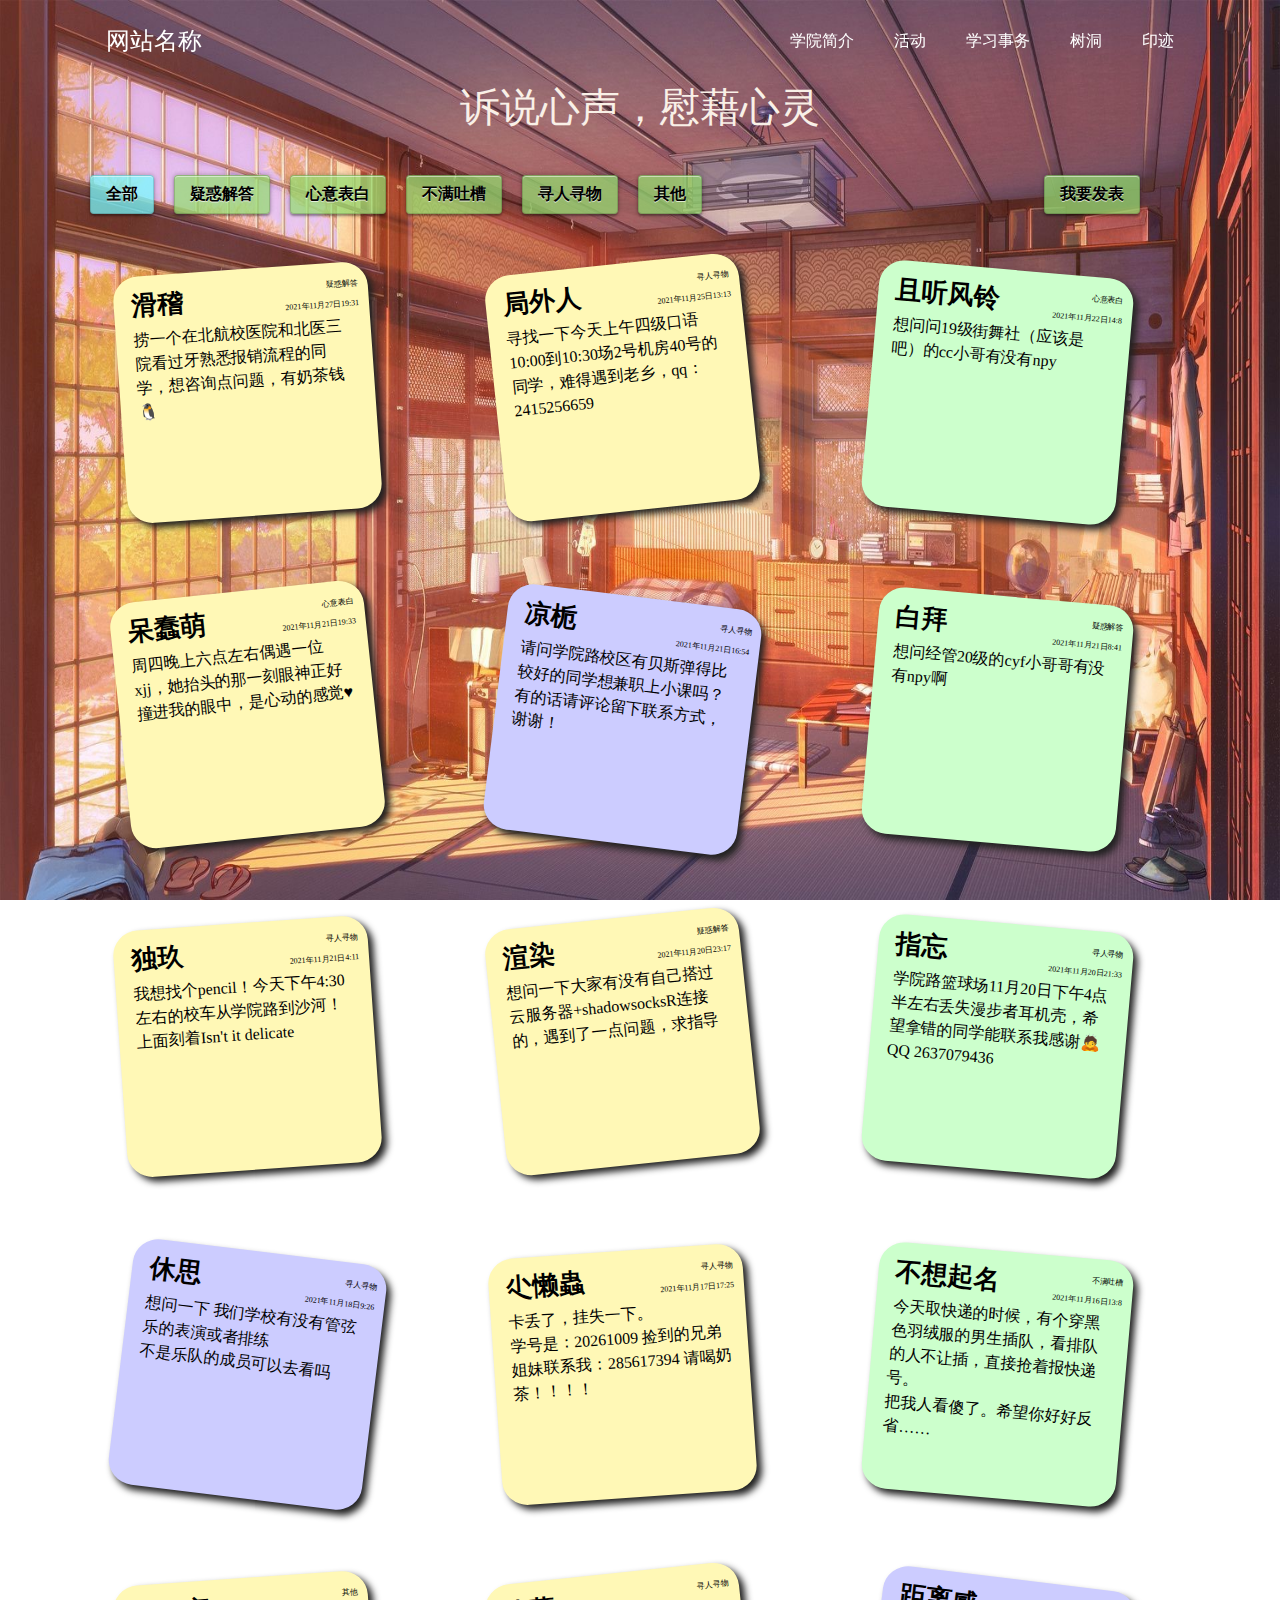
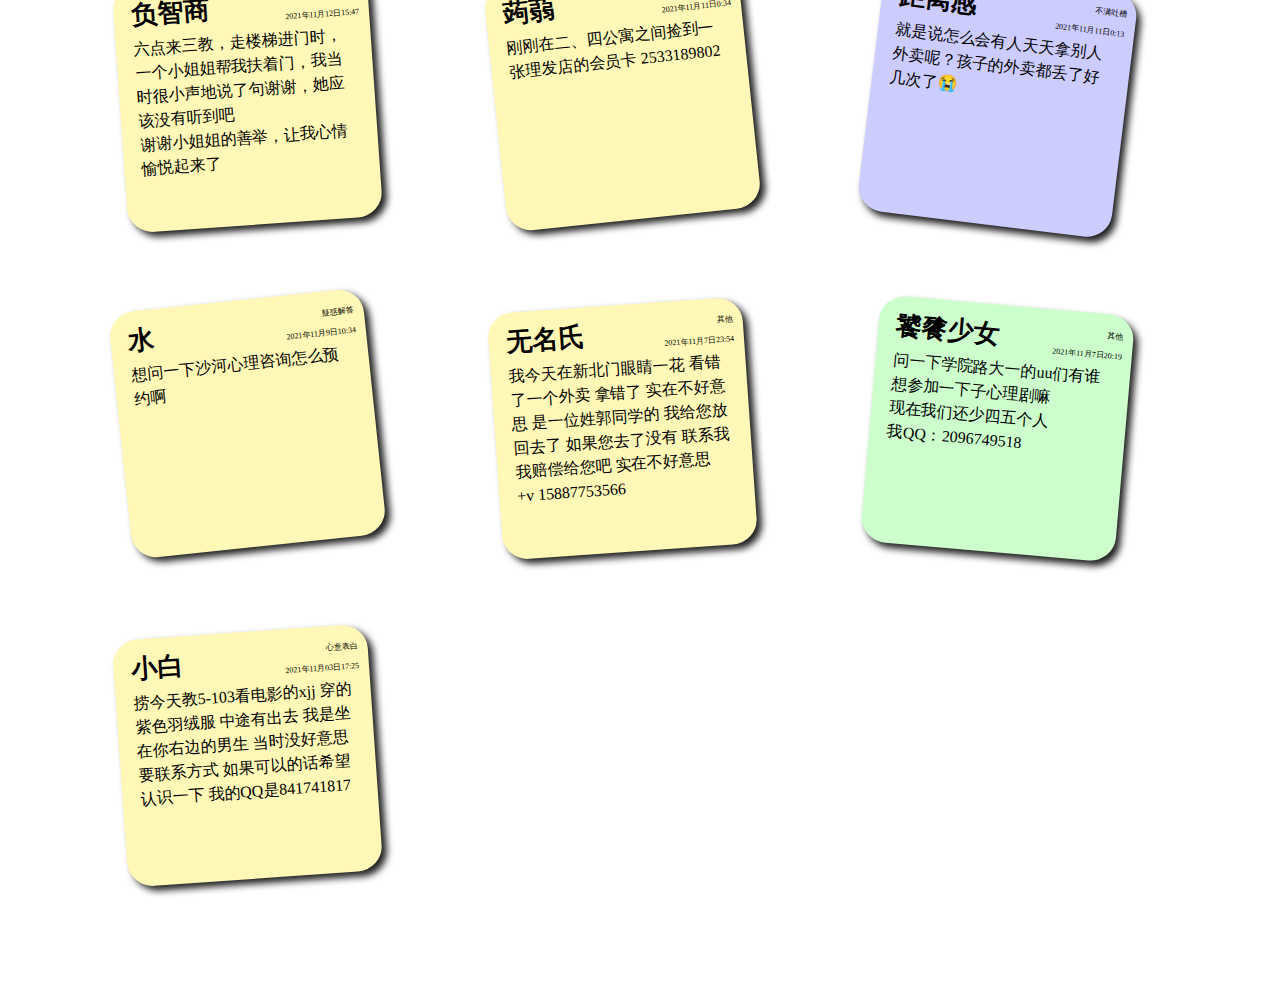
<file: index.html>
<!DOCTYPE html>
<head>
	<meta charset="UTF-8">
	<title>树洞-首页</title>
	<link href="pictures/title.ico" type="image/x-icon" rel="shortcut icon" />
	<link rel="stylesheet" type="text/css" href="CSS/主要.css">
	<script src="JavaScript/主要.js"></script>
</head>
<body background="pictures/背景.jpg" style=" background-repeat:no-repeat ;background-size:100% 100%;background-attachment: fixed;">
	<nav onselectstart="return false;">
		<div class="wal">
			<a href=""  id="nav_left">网站名称</a>
			<ul>
				<li><a href="">学院简介</a></li>
				<li><a href="">活动</a></li>
				<li><a href="">学习事务</a></li>
				<li><a href="">树洞</a></li>
				<li id="nav_right"><a href="">印迹</a></li>
			</ul>
		</div>
	</nav>
	<div class="content" id="main">
		<div id="title" onselectstart="return false;">
			<h1>诉说心声，慰藉心灵</h1>
		</div>
		<div id="class">
			<ul>
				<li class="now" id="left" webClass = "全部"><a href="全部.html">全部</a></li>
				<li webClass = "疑惑解答"><a href="HTML/疑惑解答.html">疑惑解答</a></li>
				<li webClass = "心意表白"><a href="HTML/心意表白.html">心意表白</a></li>
				<li webClass = "不满吐槽"><a href="HTML/不满吐槽.html">不满吐槽</a></li>
				<li webClass = "寻人寻物"><a href="HTML/寻人寻物.html">寻人寻物</a></li>
				<li webClass = "其他"><a href="HTML/其他.html">其他</a></li>
				<li id="publish">我要发表</li>
			</ul>
		</div>
		<!-- 发表窗口 -->
		<div id="light" class="pop_win">
			<div id="new_top">
				<h2>你的心事</h2>
            	<div class="close">×</div>
			</div>
			<div id="div1">
            	<span>昵称：</span>
            	<input type="text" id="nickname" placeholder="长度应不超过四个字符" maxlength="4">
            </div>
            <div id="div2">
            	<span>类型：</span>
            		<select id="themes">
            			<option value="choice">请选择要发表的类型</option>
            			<option value="puzzle">疑惑解答</option>
            			<option value="love">心意表白</option>
            			<option value="dissatisfied">不满吐槽</option>
            			<option value="find">寻人寻物</option>
            			<option value="else">其他</option>
            		</select>
            	</div>
            <div id="div3">
            	<span>内容：</span>
            	<textarea placeholder="诉说你的心事" id="content"></textarea>
            </div>
            <div id="div4">
            	<span id="submit">发表</span>
            	<span class="close">关闭</span>
            </div>
        </div>
        <div id="fade" class="black_overlay"></div>
        <!-- 提示框添加位置 -->
        <div id="message"></div>
        <div id="success"></div>
		<div id="contain">
			<ul id="contain_ul">
				<li>
					<a href="具体.html">
						<h2>小白</h2>
						<span id="con_class">心意表白</span>
						<span id="time">2021年11月03日17:25</span>
						<p>捞今天教5-103看电影的xjj 穿的紫色羽绒服 中途有出去 我是坐在你右边的男生 当时没好意思要联系方式 如果可以的话希望认识一下 我的QQ是841741817</p>
					</a>
				</li>
			</ul>
		</div>
	</div>

</body>
</html>
</file>
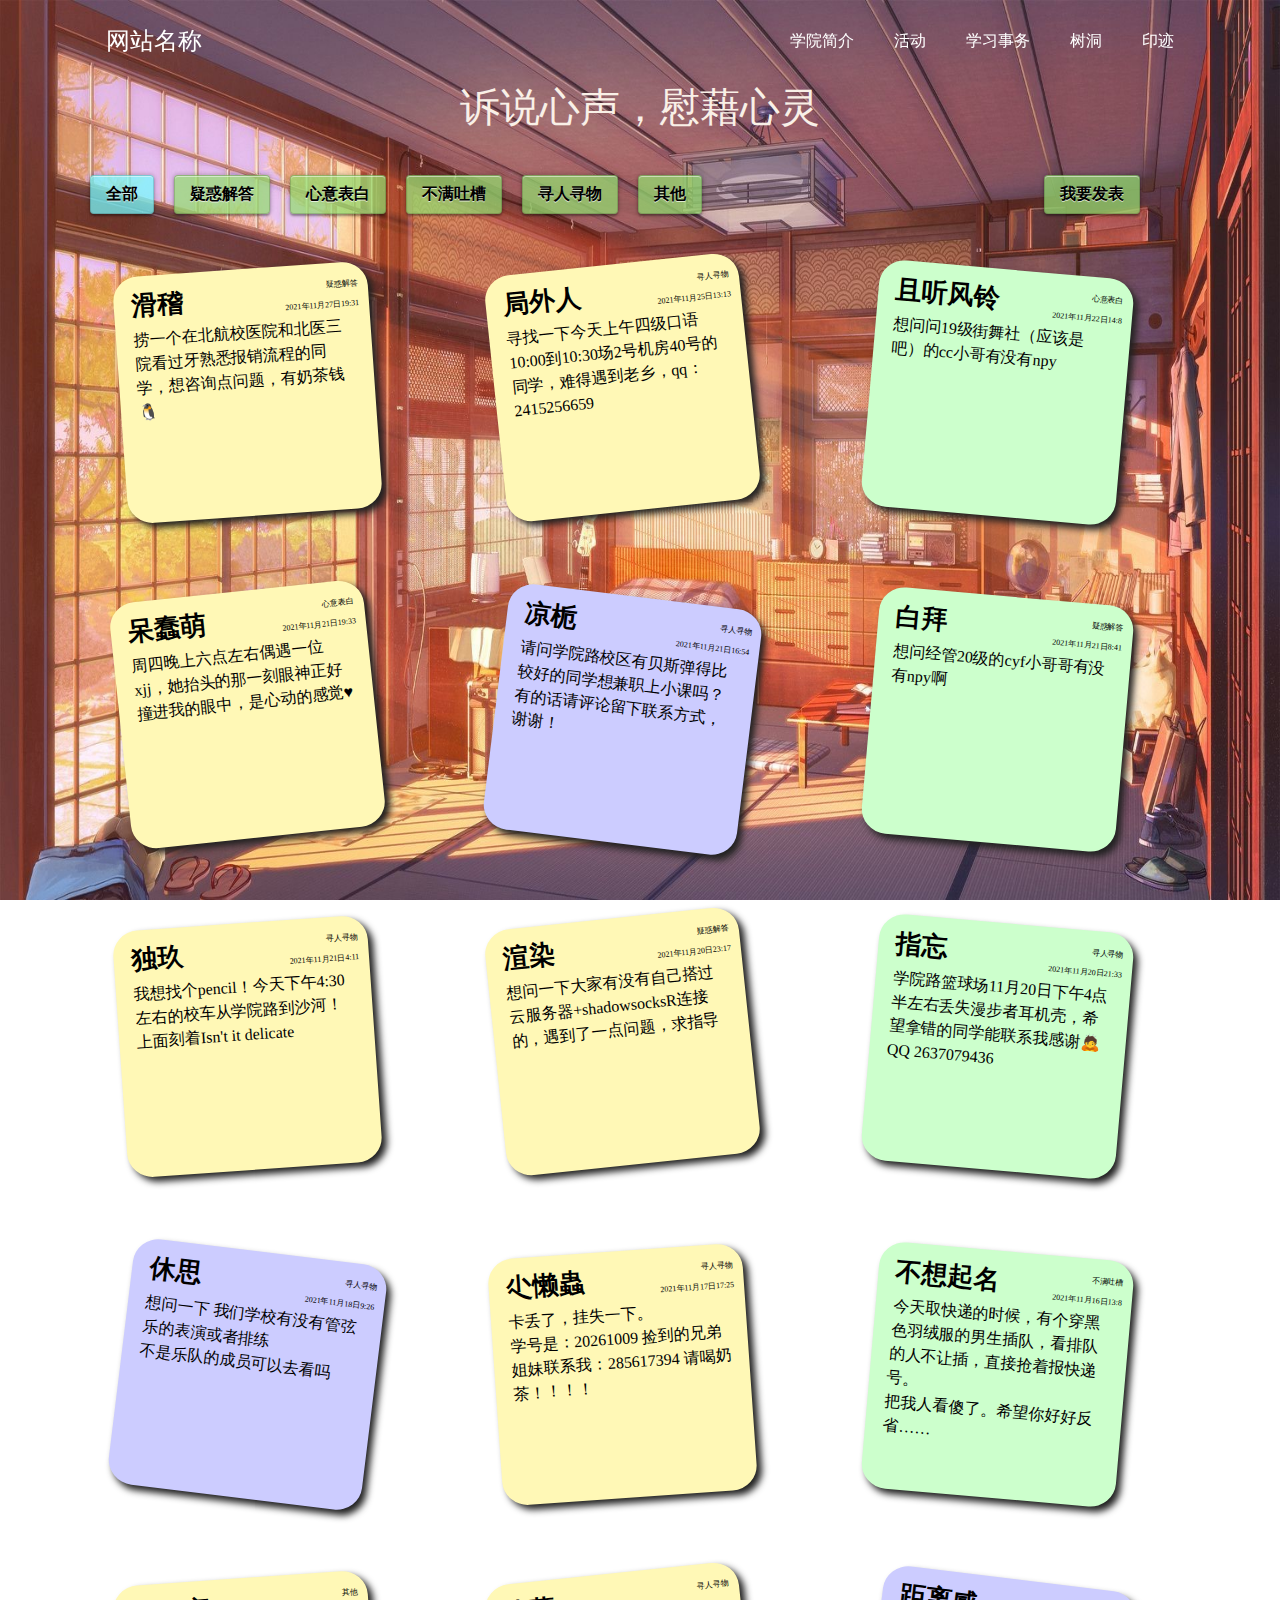
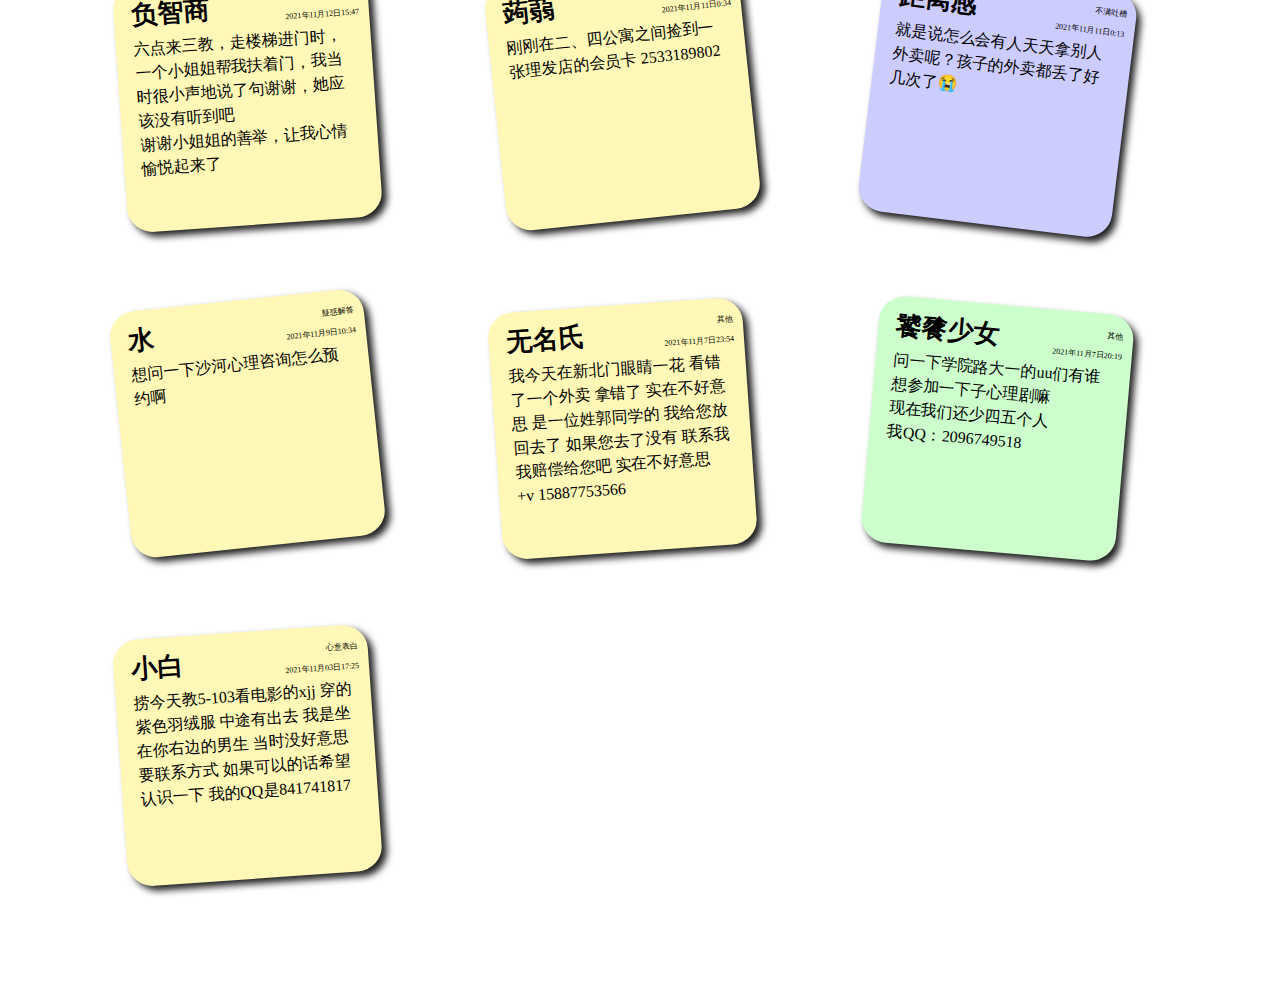
<file: HTML/全部.html>
<!DOCTYPE html>
<head>
	<meta charset="UTF-8">
	<title>树洞-首页</title>
	<link href="../pictures/title.ico" type="image/x-icon" rel="shortcut icon" />
	<link rel="stylesheet" type="text/css" href="../CSS/主要.css">
	<script src="../JavaScript/主要.js"></script>
</head>
<body background="../pictures/背景.jpg" style=" background-repeat:no-repeat ;background-size:100% 100%;background-attachment: fixed;">
	<nav onselectstart="return false;">
		<div class="wal">
			<a href=""  id="nav_left">网站名称</a>
			<ul>
				<li><a href="">学院简介</a></li>
				<li><a href="">活动</a></li>
				<li><a href="">学习事务</a></li>
				<li><a href="">树洞</a></li>
				<li id="nav_right"><a href="">印迹</a></li>
			</ul>
		</div>
	</nav>
	<div class="content" id="main">
		<div id="title" onselectstart="return false;">
			<h1>诉说心声，慰藉心灵</h1>
		</div>
		<div id="class">
			<ul>
				<li class="now" id="left" webClass = "全部"><a href="全部.html">全部</a></li>
				<li webClass = "疑惑解答"><a href="疑惑解答.html">疑惑解答</a></li>
				<li webClass = "心意表白"><a href="心意表白.html">心意表白</a></li>
				<li webClass = "不满吐槽"><a href="不满吐槽.html">不满吐槽</a></li>
				<li webClass = "寻人寻物"><a href="寻人寻物.html">寻人寻物</a></li>
				<li webClass = "其他"><a href="其他.html">其他</a></li>
				<li id="publish">我要发表</li>
			</ul>
		</div>
		<!-- 发表窗口 -->
		<div id="light" class="pop_win">
			<div id="new_top">
				<h2>你的心事</h2>
            	<div class="close">×</div>
			</div>
			<div id="div1">
            	<span>昵称：</span>
            	<input type="text" id="nickname" placeholder="长度应不超过四个字符" maxlength="4">
            </div>
            <div id="div2">
            	<span>类型：</span>
            		<select id="themes">
            			<option value="choice">请选择要发表的类型</option>
            			<option value="puzzle">疑惑解答</option>
            			<option value="love">心意表白</option>
            			<option value="dissatisfied">不满吐槽</option>
            			<option value="find">寻人寻物</option>
            			<option value="else">其他</option>
            		</select>
            	</div>
            <div id="div3">
            	<span>内容：</span>
            	<textarea placeholder="诉说你的心事" id="content"></textarea>
            </div>
            <div id="div4">
            	<span id="submit">发表</span>
            	<span class="close">关闭</span>
            </div>
        </div>
        <div id="fade" class="black_overlay"></div>
        <!-- 提示框添加位置 -->
        <div id="message"></div>
        <div id="success"></div>
		<div id="contain">
			<ul id="contain_ul">
				<li>
					<a href="具体.html">
						<h2>小白</h2>
						<span id="con_class">心意表白</span>
						<span id="time">2021年11月03日17:25</span>
						<p>捞今天教5-103看电影的xjj 穿的紫色羽绒服 中途有出去 我是坐在你右边的男生 当时没好意思要联系方式 如果可以的话希望认识一下 我的QQ是841741817</p>
					</a>
				</li>
			</ul>
		</div>
	</div>

</body>
</html>
</file>
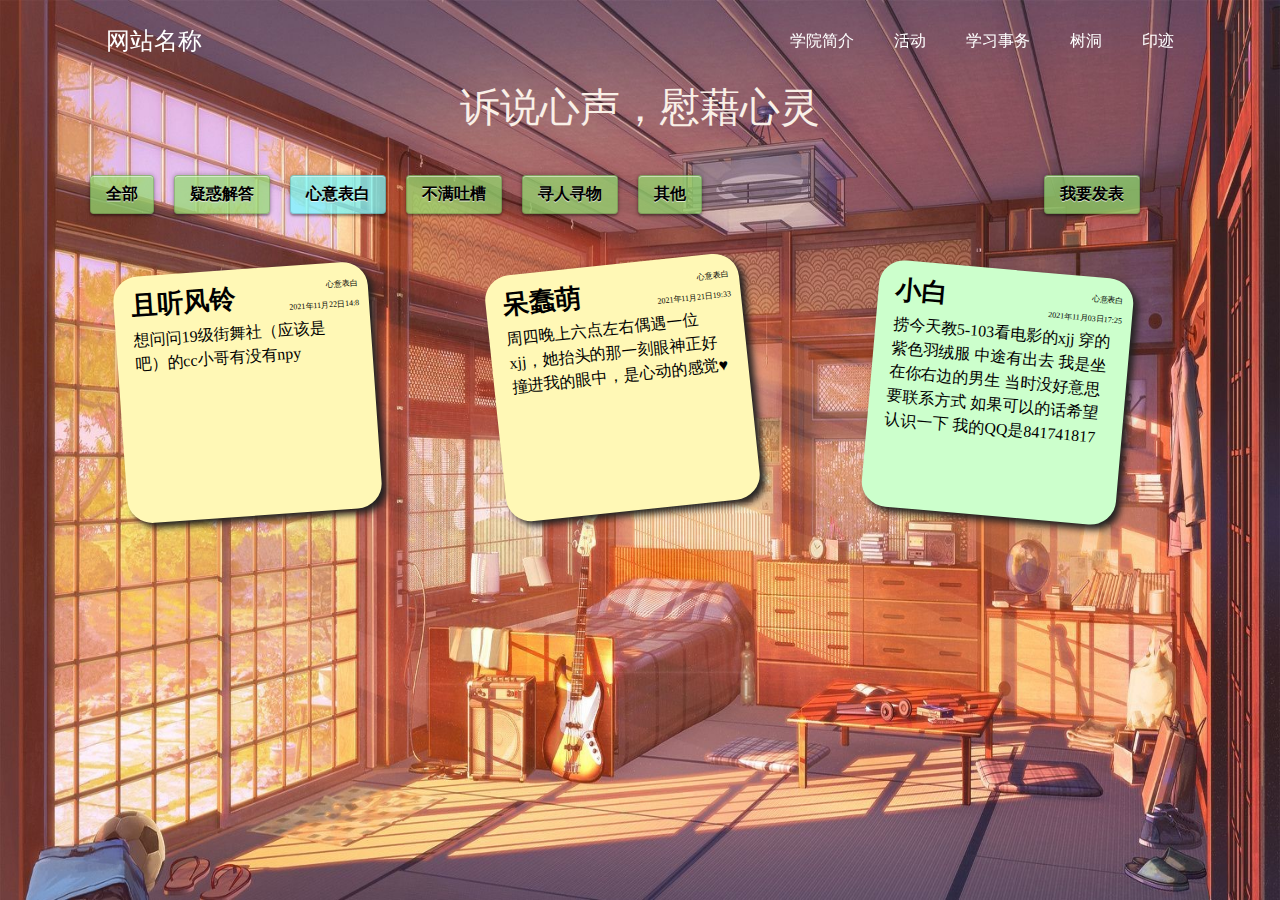
<file: HTML/心意表白.html>
<!DOCTYPE html>
<head>
	<meta charset="UTF-8">
	<title>树洞-心意表白</title>
	<link href="../pictures/title.ico" type="image/x-icon" rel="shortcut icon" />
	<link rel="stylesheet" type="text/css" href="../CSS/主要.css">
	<script src="../JavaScript/主要.js"></script>
</head>
<body background="../pictures/背景.jpg" style=" background-repeat:no-repeat ;background-size:100% 100%;background-attachment: fixed;">
	<nav onselectstart="return false;">
		<div class="wal">
			<a href=""  id="nav_left">网站名称</a>
			<ul>
				<li><a href="">学院简介</a></li>
				<li><a href="">活动</a></li>
				<li><a href="">学习事务</a></li>
				<li><a href="">树洞</a></li>
				<li id="nav_right"><a href="">印迹</a></li>
			</ul>
		</div>
	</nav>
	<div class="content" id="main">
		<div id="title" onselectstart="return false;">
			<h1>诉说心声，慰藉心灵</h1>
		</div>
		<div id="class">
			<ul>
				<li id="left" webClass = "全部"><a href="全部.html">全部</a></li>
				<li webClass = "疑惑解答"><a href="疑惑解答.html">疑惑解答</a></li>
				<li webClass = "心意表白" class="now"><a href="心意表白.html">心意表白</a></li>
				<li webClass = "不满吐槽"><a href="不满吐槽.html">不满吐槽</a></li>
				<li webClass = "寻人寻物"><a href="寻人寻物.html">寻人寻物</a></li>
				<li webClass = "其他"><a href="其他.html">其他</a></li>
				<li id="publish">我要发表</li>
			</ul>
		</div>
		<!-- 发表窗口 -->
		<div id="light" class="pop_win">
			<div id="new_top">
				<h2>你的心事</h2>
            	<div class="close">×</div>
			</div>
			<div id="div1">
            	<span>昵称：</span>
            	<input type="text" id="nickname" placeholder="长度应不超过四个字符" maxlength="4">
            </div>
            <div id="div2">
            	<span>类型：</span>
            		<select id="themes">
            			<option value="choice">请选择要发表的类型</option>
            			<option value="puzzle">疑惑解答</option>
            			<option value="love">心意表白</option>
            			<option value="dissatisfied">不满吐槽</option>
            			<option value="find">寻人寻物</option>
            			<option value="else">其他</option>
            		</select>
            	</div>
            <div id="div3">
            	<span>内容：</span>
            	<textarea placeholder="诉说你的心事" id="content"></textarea>
            </div>
            <div id="div4">
            	<span id="submit">发表</span>
            	<span class="close">关闭</span>
            </div>
        </div>
        <div id="fade" class="black_overlay"></div>
        <!-- 提示框添加位置 -->
        <div id="message"></div>
        <div id="success"></div>
		<div id="contain">
			<ul id="contain_ul">
				<li>
					<a href="具体.html">
						<h2>小白</h2>
						<span id="con_class">心意表白</span>
						<span id="time">2021年11月03日17:25</span>
						<p>捞今天教5-103看电影的xjj 穿的紫色羽绒服 中途有出去 我是坐在你右边的男生 当时没好意思要联系方式 如果可以的话希望认识一下 我的QQ是841741817</p>
					</a>
				</li>
			</ul>
		</div>
	</div>

</body>
</html>
</file>
<file: CSS/主要.css>
*{
	margin: 0;
	padding: 0;
}
a{
	text-decoration: none;
}
ul{
	list-style: none;
}
/*版心*/
.content{
	width: 1200px;
	margin: 0 auto;
}
nav{
	position: fixed;
    z-index: 10;
   	left: 0;
    top: 0.05rem;
    width: 100%;
    overflow: hidden;
}
nav:before{
    content: "";
   	display: block;
  	position: absolute;
    left: 0;
    top: -.05rem;
    right: 0;
    height: 80px;
    background: url(https://www.tsinghua.edu.cn/image/head-bg.png) center repeat-x;
    background-size: auto 99%;
}
nav .wal{
	min-height: 1.1rem;
    position: relative;
    max-width: 100%;
    margin: 0 .4rem;
}
nav ul{
	overflow: hidden;
	float: right;
}
nav li{
	float: left;
	margin-left: 40px;
	height: 80px;
	text-align: center;
}
nav li a{
	color: white;
	line-height: 80px;
}
nav li a:hover{
	color: orange;
}
#nav_left{
	float: left;
	color: white;
	line-height: 80px;
	font-size: 24px;
	margin-left: 100px;
}
#nav_right{
	margin-right: 100px;
}
#main{
	margin-top: 80px;
	margin-bottom: 80px;
}
#title{
	text-align: center;
}
#title h1{
	display: inline-block;
	cursor: default;
	font-family: "华文琥珀";
	font-size: 40px;
	font-weight: normal;
	color: #f9f0e7;
}
#class{
	margin-top: 30px;
}
#class ul{
	overflow: hidden;
}
#class li{
	float: left;
	
}
#class li a{
	color: black;
	display: inline-block;
	margin: 10px;
	padding: 8px 15px;
	background: #93DB70BA;
	border: 1px solid rgba(0,0,0,0.15);
	border-radius: 4px;
	transition: all 0.3s ease-out;
	box-shadow:
	inset 0 1px 0 rgba(255,255,255,0.5),
	0 2px 2px rgba(0,0,0,0.3),
	0 0 4px 1px rgba(0,0,0,0.2);
	text-decoration: none;
	text-shadow: 0 1px rgba(255,255,255,0.7);
	font-weight: bold;
}
#class li a:hover{
	background: #FFFF00BA;
}
#class .now a{
	background-color: #76FBFFBA;
}
#left{
	margin-left: 40px;
}
#class #publish{
	color: black;
	font-weight: bold;
	float: right;
	margin: 10px;
	margin-right: 100px;
	padding: 8px 15px;
	background: #93DB70BA;
	border: 1px solid rgba(0,0,0,0.15);
	border-radius: 4px;
	transition: all 0.3s ease-out;
	box-shadow:
	inset 0 1px 0 rgba(255,255,255,0.5),
	0 2px 2px rgba(0,0,0,0.3),
	0 0 4px 1px rgba(0,0,0,0.2);
	text-decoration: none;
	text-shadow: 0 1px rgba(255,255,255,0.7);
}
#class #publish:hover{
	cursor: pointer;
	background-color: #FFFF00BA;
}
.black_overlay{
	display: none;
    position: absolute;
    top: 0%;
    left: 0%;
    width: 100%;
    height: 100%;
    background-color: black;
    z-index:100;
    -moz-opacity: 0.8;
    opacity:.80;
    filter: alpha(opacity=88);
}
.pop_win {
    display: none;
    position: fixed;
    top: 10%;
    left: 23%;
    width: 800px;
    height: 600px;
    padding: 10px;
    border: 2px solid rebeccapurple;
    background-color: white;
    z-index:200;
    overflow: auto;
}
#new_top{
	width: 800px;
	height: 40px;
	text-align: center;
	position: relative;
}
#new_top h2{
	display: inline-block;
	line-height: 40px;
}
#new_top .close{
	position: absolute;
	top: 0px;
	right: 20px;
	font-size: 25px;
}
#new_top .close:hover{
	cursor: pointer;
	color: red;
}
.pop_win form{
	overflow: hidden;
}
#div1{
	position: absolute;
	top: 80px;
	left: 40px;
	font-size: 18px;
}
#div1 input{
	height: 25px;
	border-radius: 8px;
	border: 1px solid black;
	outline:none;
}
#div2{
	position: absolute;
	top: 130px;
	left: 40px;
	font-size: 18px;
}
#div3{
	position: absolute;
	top: 190px;
	left: 40px;
	font-size: 18px;
}
.pop_win #themes{
	height: 40px;
	border-radius: 10px;
}
#div3 span{
	position: relative;
	bottom: 160px;
}
#div3 textarea{
	resize:none;
	width: 600px;
	height: 350px;
	font-size: 16px;
}
#div4{
	position: absolute;
	bottom: 30px;
	left: 250px;
}
#div4 span{
	display: inline-block;
	width: 80px;
	height: 30px;
	border: 1px black solid;
	border-radius: 5px;
	text-align: center;
	line-height: 30px;
}
#submit{
	margin-right: 160px;
}
#div4 span:hover{
	background-color: orange;
	color: white;
	cursor: pointer;
}
#contain ul{
	overflow:hidden;
}
#contain ul li{
	float:left;
	margin: 40px;
}
#contain ul li a{
	color:#000;
	text-decoration:none;
	background:#fff8b6;
	display:block;
	height:212px;
	width:220px;
	line-height: 24px;
	padding:1em;
	box-shadow:5px 5px 7px rgba(33,33,33,7);
	transform:rotate(-6deg);
    transition:-webkit-transform .15s linear;
    margin-left: 40px;
	overflow: hidden;
	border-radius: 10%;
	position: relative;
}
#contain ul li h2{
	font-size: 26px;
	font-weight:bold;
	padding-bottom:10px;
	font-family: "方正舒体";
}
#contain ul li p{
	font-size: 16px;
}
#con_class{
	font-size: 8px;
	position: absolute;
	top: 10px;
	right: 10px;
}
#time{
	font-size: 8px;
	position: absolute;
	top: 30px;
	right: 10px;
}
#contain{
	font-size:110%;
}
#contain ul li:nth-child(odd) a{
	transform:rotate(-4deg);
	position:relative;
	top:5px;
}
#contain ul li:nth-child(3n) a{
	transform:rotate(5deg);
	position:relative;
	top:5px;
  background:#cfc;
}
#contain ul li:nth-child(5n) a{
	transform:rotate(7deg);
	position:relative;
	top:5px;
	background:#ccf;
}
#contain ul li a:hover,#contain ul li a:focus{
	webkit-box-shadow:10px 10px 7px rgba(0,0,0,7);
	box-shadow:10px 10px 7px rgba(0,0,0,7);
	transform:scale(1.25);
	position:relative;
	z-index:5;
}
/*提示框样式*/
.message-dialog {
    font-size: 1rem;
    position: relative;
}
/*提示框遮罩样式 */
.message-dialog-conver {
    width: 100%;
    height: 100%;
    z-index: 500;
    background: rgba(0, 0, 0, 0.3);
    position: fixed;
    top: 0;
    left: 0;
    opacity: 0.3;
	text-align: end;
}
/* 主体样式 */
.message-dialog-main {
    position: fixed;
    display: flex;
    justify-content: center;
    flex-direction: column;
    align-items: center;
    top: 50%;
    z-index: 600;
    width: 100%;
    left: 100%;
    transform: translate(-100%, -100%);
}
/* 标题样式 */
.message-dialog-header {
	display: flex;
    justify-content: center;
    align-content: center;
    text-align: center;
    border-bottom: 0.1rem solid rgba(255, 255, 255, 0.3);
    background: rgba(255, 255, 255, 255);
    width: 86%;
    height: 2rem;
    line-height: 2rem;
    border-top-left-radius: 0.6rem;
    border-top-right-radius: 0.6rem;
}
/* 内容样式 */
.message-dialog-content {
    display: flex;
    justify-content: center;
    align-content: center;
    text-align: center;
    width: 86%;
    background: rgba(255, 255, 255, 255);
    padding: 0.5rem 0;
    border-bottom: 0.1rem solid rgba(255, 255, 255, 0.3)
}
/* 底部样式 */
.message-dialog-footer {
    width: 86%;
    height: 2.5rem;
}
.message-dialog-btn {
    width: 100%;
    height: 100%;
    background: rgba(255, 255, 255, 255);
    border-bottom-left-radius: 0.6rem;
    border-bottom-right-radius: 0.6rem;
    border-top: 0.01rem solid #d5d6d7;
    display: flex;
    justify-content: center;
    text-align: center;
    align-content: center;
    align-items: center;
}
.message-dialog-sure,.message-dialog-cancel {
    display: block;
   	width: 10%;
    text-align: center;
    cursor: pointer;
    height: 2rem;
    line-height: 2rem;
    border-radius: 0.3rem;
    margin: 0 1rem;
    color: #ffff;
    border: none;
    letter-spacing: .6px;
    background-color: #d6d6d6;
}     
.message-dialog-sure {
    color: #212122;
    border: none;
    background-color: #449d44;
}   
.message-dialog-close {
    cursor: pointer;
    color: #347d4a;
    height: 2rem;
    line-height: 2rem;
    text-align: center;
}
</file>
